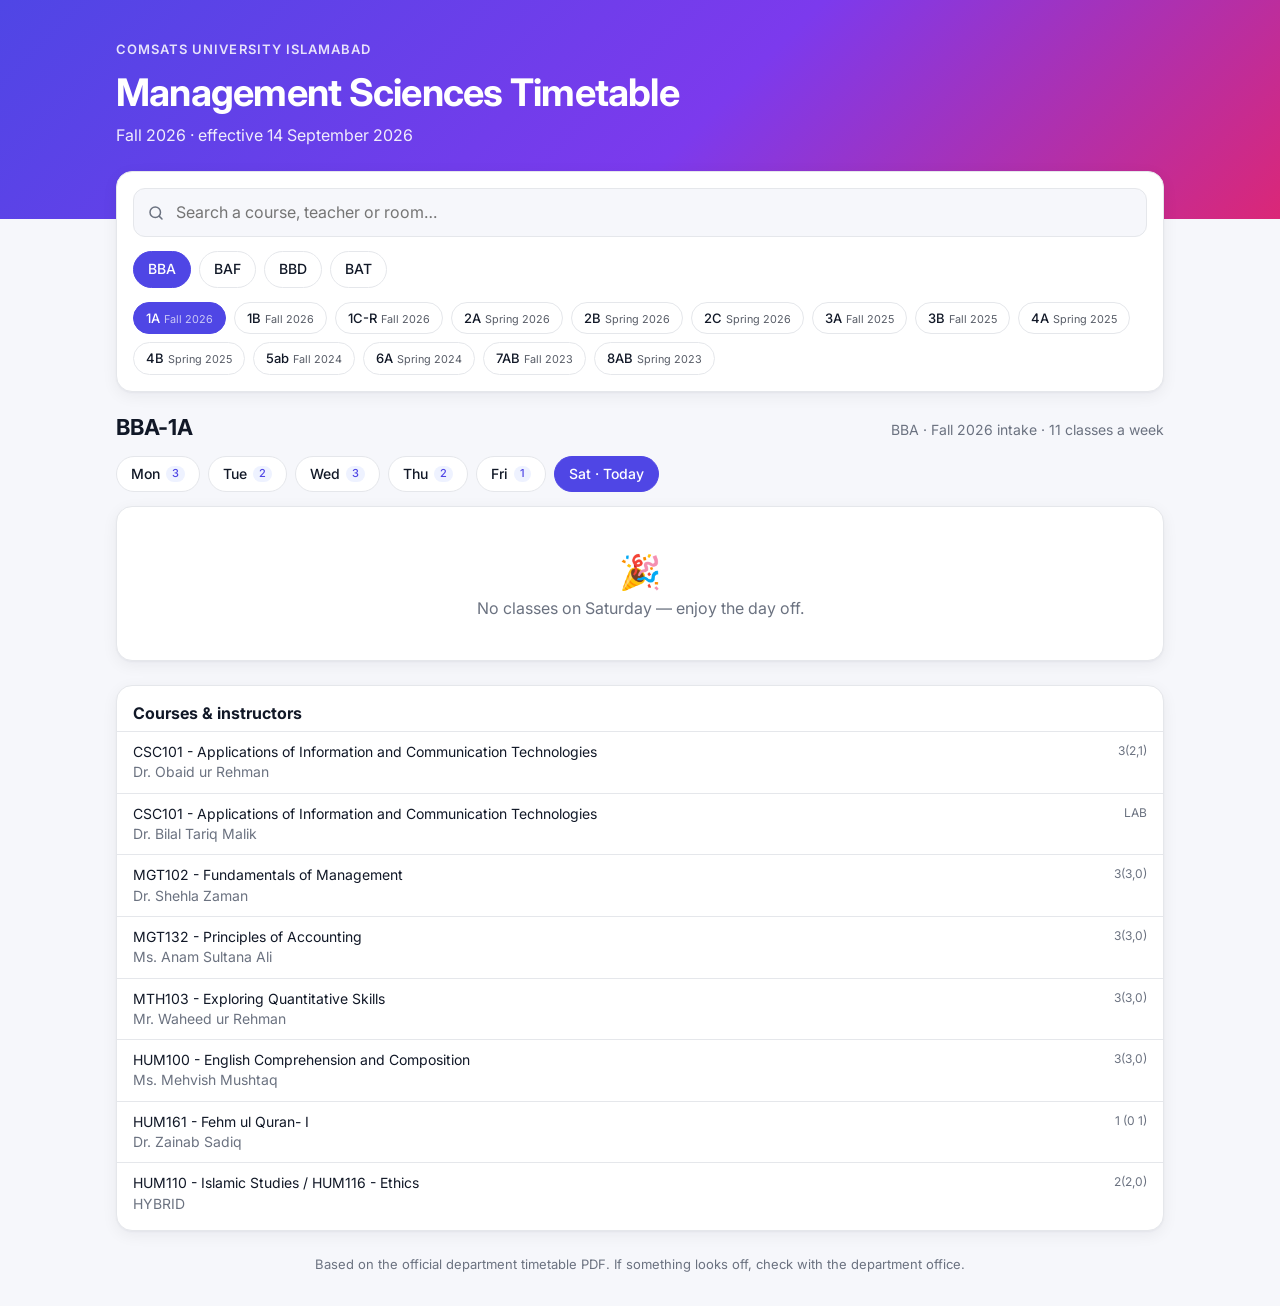
<file: index.html>
<!doctype html>
<html lang="en">
<head>
  <meta charset="utf-8">
  <meta name="viewport" content="width=device-width, initial-scale=1">
  <title>COMSATS Islamabad Management Sciences Timetable – Fall 2026 (BBA, BAF, BBD)</title>
  <meta name="description" content="Fall 2026 class timetable for the Department of Management Sciences, COMSATS University Islamabad (CUI). Find BBA, BAF, BBD and BAT classes, rooms and teachers by section and day.">
  <link rel="canonical" href="https://comsats-management-timetable.vercel.app/">
  <meta property="og:type" content="website">
  <meta property="og:url" content="https://comsats-management-timetable.vercel.app/">
  <meta property="og:title" content="COMSATS Management Sciences Timetable – Fall 2026">
  <meta property="og:description" content="Classes, rooms and teachers for every BBA, BAF, BBD and BAT section, by day.">
  <meta name="theme-color" content="#4f46e5">
  <link rel="icon" href="data:image/svg+xml,<svg xmlns='http://www.w3.org/2000/svg' viewBox='0 0 64 64'><rect width='64' height='64' rx='16' fill='%234f46e5'/><rect x='14' y='18' width='36' height='32' rx='5' fill='none' stroke='white' stroke-width='4'/><path d='M14 28h36M24 12v10M40 12v10' stroke='white' stroke-width='4' stroke-linecap='round'/></svg>">
  <link rel="preconnect" href="https://fonts.googleapis.com">
  <link rel="preconnect" href="https://fonts.gstatic.com" crossorigin>
  <link href="https://fonts.googleapis.com/css2?family=Inter:wght@400;500;600;700&display=swap" rel="stylesheet">
  <link rel="stylesheet" href="style.css">
</head>
<body>
  <header class="hero">
    <div class="wrap">
      <p class="eyebrow">COMSATS University Islamabad</p>
      <h1>Management Sciences Timetable</h1>
      <p class="sub">Fall 2026 · effective 14 September 2026</p>
    </div>
  </header>

  <main class="wrap">
    <section class="panel controls">
      <div class="search">
        <svg viewBox="0 0 24 24" aria-hidden="true"><circle cx="11" cy="11" r="7"/><path d="m20 20-3.5-3.5"/></svg>
        <input id="q" type="search" placeholder="Search a course, teacher or room…" autocomplete="off">
      </div>
      <div class="chips" id="programs" role="tablist" aria-label="Program"></div>
      <div class="sections" id="sections" aria-label="Section"></div>
    </section>

    <section id="view"></section>
  </main>

  <footer class="wrap foot">
    Based on the official department timetable PDF. If something looks off, check with the department office.
  </footer>

  <script src="data.js"></script>
  <script src="app.js"></script>
</body>
</html>
</file>
<file: style.css>
:root {
  --bg: #f6f7fb;
  --panel: #ffffff;
  --text: #111827;
  --muted: #6b7280;
  --line: #e5e7eb;
  --accent: #4f46e5;
  --accent-soft: #eef2ff;
  --now: #16a34a;
  --shadow: 0 1px 2px rgba(16, 24, 40, .04), 0 4px 16px rgba(16, 24, 40, .06);
  --radius: 16px;
}
@media (prefers-color-scheme: dark) {
  :root {
    --bg: #0b0f19;
    --panel: #121826;
    --text: #e5e7eb;
    --muted: #9aa3b2;
    --line: #232b3b;
    --accent: #818cf8;
    --accent-soft: #1e1b4b;
    --now: #4ade80;
    --shadow: 0 1px 2px rgba(0, 0, 0, .3), 0 4px 16px rgba(0, 0, 0, .25);
  }
}

* { box-sizing: border-box; }
html { -webkit-text-size-adjust: 100%; }
body {
  margin: 0;
  font-family: Inter, system-ui, -apple-system, "Segoe UI", Roboto, sans-serif;
  background: var(--bg);
  color: var(--text);
  line-height: 1.45;
}
.wrap { max-width: 1080px; margin: 0 auto; padding: 0 16px; }

.hero {
  background: linear-gradient(135deg, #4f46e5 0%, #7c3aed 55%, #db2777 100%);
  color: #fff;
  padding: 40px 0 72px;
}
.eyebrow { margin: 0; font-size: 13px; letter-spacing: .08em; text-transform: uppercase; opacity: .85; font-weight: 600; }
.hero h1 { margin: 6px 0 4px; font-size: clamp(26px, 5vw, 38px); letter-spacing: -.02em; }
.sub { margin: 0; opacity: .9; }

.panel {
  background: var(--panel);
  border: 1px solid var(--line);
  border-radius: var(--radius);
  box-shadow: var(--shadow);
}
.controls { margin-top: -48px; padding: 16px; display: grid; gap: 14px; position: relative; }

.search { position: relative; }
.search svg { position: absolute; left: 14px; top: 50%; width: 18px; height: 18px; transform: translateY(-50%); fill: none; stroke: var(--muted); stroke-width: 2; stroke-linecap: round; }
.search input {
  width: 100%; font: inherit; font-size: 16px;
  padding: 12px 14px 12px 42px;
  border-radius: 12px; border: 1px solid var(--line);
  background: var(--bg); color: var(--text); outline: none;
}
.search input:focus { border-color: var(--accent); box-shadow: 0 0 0 3px var(--accent-soft); }

.chips, .sections, .days { display: flex; flex-wrap: wrap; gap: 8px; }
.chip, .sec, .day {
  font: inherit; font-size: 14px; font-weight: 500;
  border: 1px solid var(--line); background: var(--panel); color: var(--text);
  padding: 7px 14px; border-radius: 999px; cursor: pointer;
  transition: background .15s, border-color .15s, color .15s;
}
.chip:hover, .sec:hover, .day:hover { border-color: var(--accent); }
.chip[aria-pressed="true"], .sec[aria-pressed="true"], .day[aria-pressed="true"] {
  background: var(--accent); border-color: var(--accent); color: #fff;
}
.sec { padding: 6px 12px; font-size: 13px; }
.sections { max-height: 132px; overflow-y: auto; }
.sec small { opacity: .7; font-weight: 400; margin-left: 4px; }

#view { margin: 20px 0 8px; }
.head { display: flex; align-items: baseline; justify-content: space-between; gap: 12px; flex-wrap: wrap; margin-bottom: 12px; }
.head h2 { margin: 0; font-size: 22px; letter-spacing: -.01em; }
.head .meta { color: var(--muted); font-size: 14px; }
.days { margin-bottom: 14px; }
.day { display: inline-flex; align-items: center; gap: 6px; }
.day .n { font-size: 11px; background: var(--accent-soft); color: var(--accent); border-radius: 999px; padding: 0 6px; }
.day[aria-pressed="true"] .n { background: rgba(255,255,255,.25); color: #fff; }

.list { display: grid; gap: 10px; }
.card {
  display: grid; grid-template-columns: 92px 1fr; gap: 14px;
  padding: 14px 16px; background: var(--panel);
  border: 1px solid var(--line); border-left: 5px solid var(--c, var(--accent));
  border-radius: 14px; box-shadow: var(--shadow);
}
.card.now { outline: 2px solid var(--now); outline-offset: -1px; }
.time { font-weight: 700; font-variant-numeric: tabular-nums; }
.time span { display: block; color: var(--muted); font-weight: 500; font-size: 13px; }
.title { font-weight: 600; margin: 0 0 6px; }
.facts { display: flex; flex-wrap: wrap; gap: 6px 14px; color: var(--muted); font-size: 13.5px; }
.facts b { color: var(--text); font-weight: 500; }
.tag { display: inline-block; font-size: 12px; font-weight: 600; padding: 1px 8px; border-radius: 999px; background: var(--accent-soft); color: var(--accent); margin-left: 6px; vertical-align: 1px; }
.tag.live { background: var(--now); color: #fff; }
.sectag { font-size: 12px; color: var(--muted); font-weight: 600; text-transform: uppercase; letter-spacing: .04em; margin-bottom: 2px; }

.empty { text-align: center; color: var(--muted); padding: 40px 16px; }
.empty .big { font-size: 34px; }

.courses { margin-top: 24px; padding: 6px 0; overflow: hidden; }
.courses h3 { margin: 10px 16px 6px; font-size: 16px; }
.row { display: grid; grid-template-columns: 1fr auto; gap: 4px 12px; padding: 10px 16px; border-top: 1px solid var(--line); font-size: 14px; }
.row .who { color: var(--muted); }
.row .cr { color: var(--muted); font-size: 12px; text-align: right; white-space: nowrap; }

.foot { color: var(--muted); font-size: 13px; padding-top: 16px; padding-bottom: 32px; text-align: center; }

@media (max-width: 560px) {
  .hero { padding: 28px 0 64px; }
  .card { grid-template-columns: 1fr; gap: 6px; }
  .time span { display: inline; margin-left: 6px; }
}
</file>
